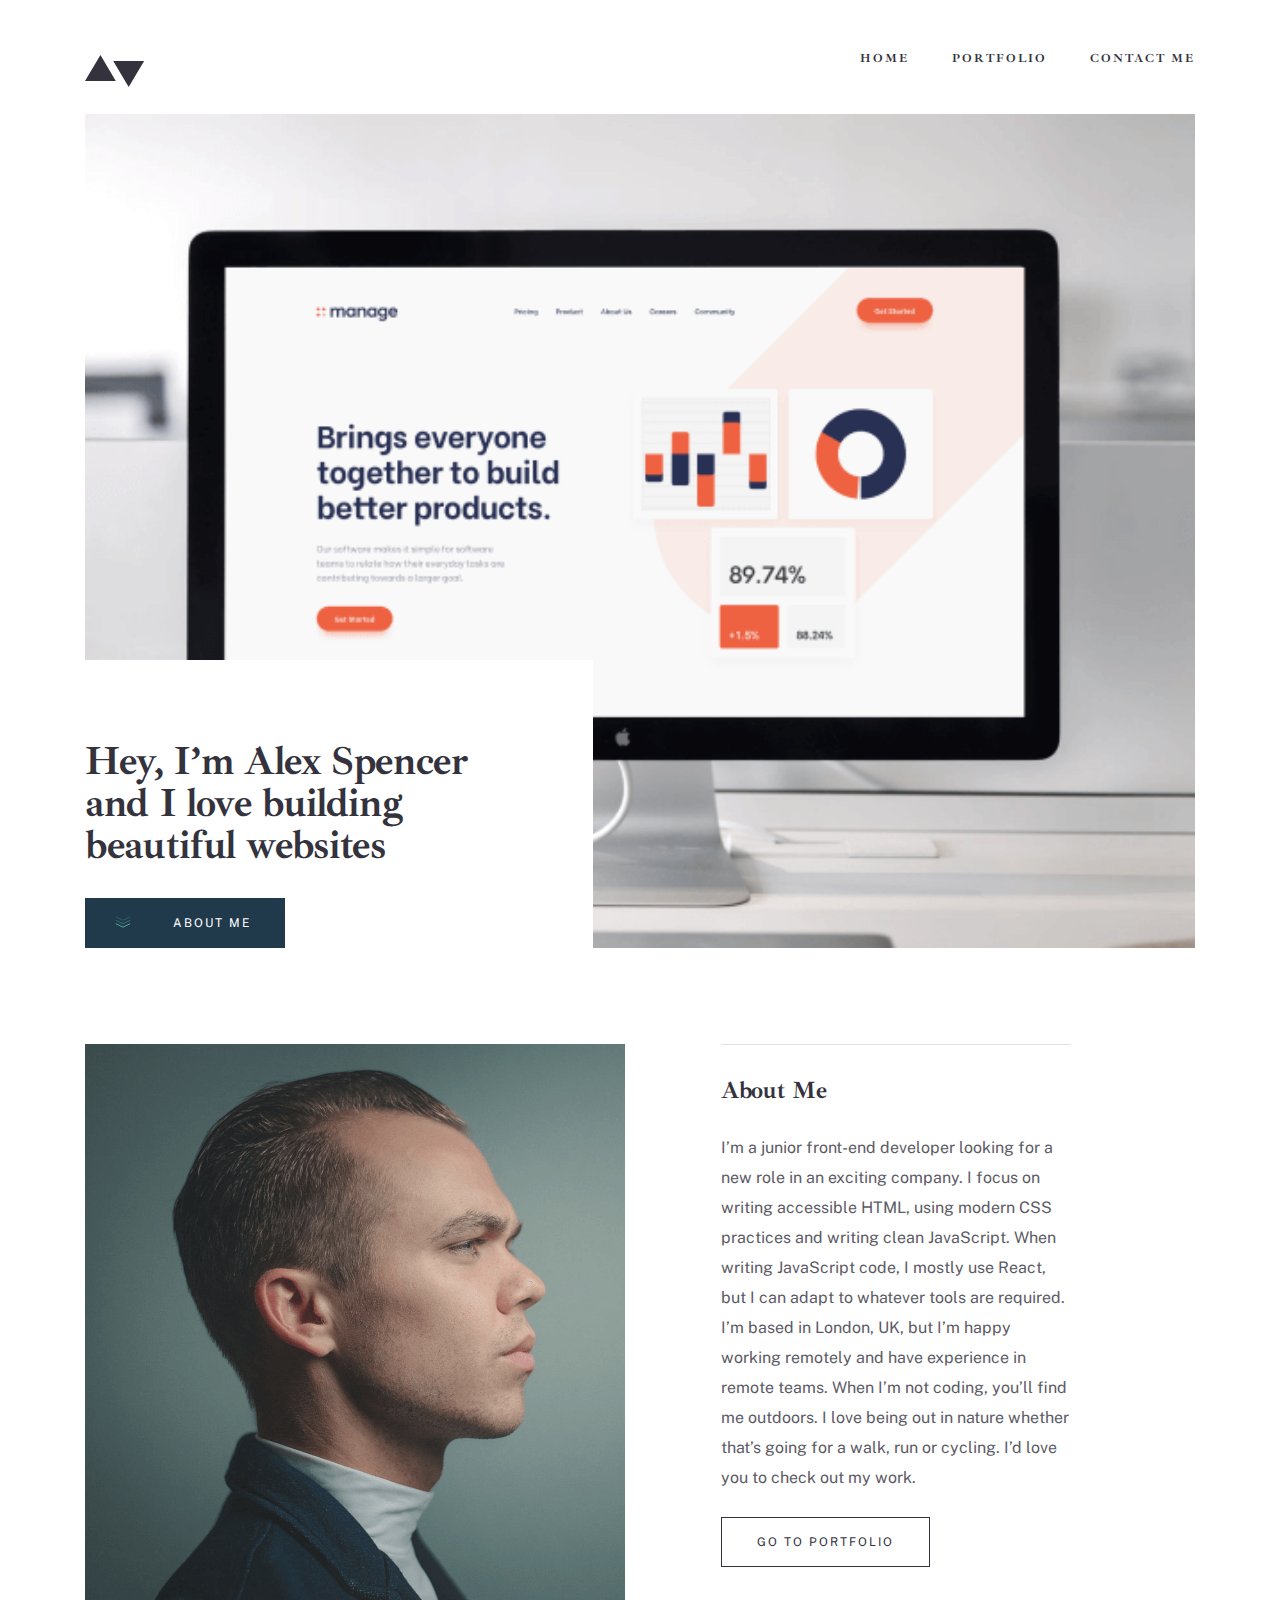
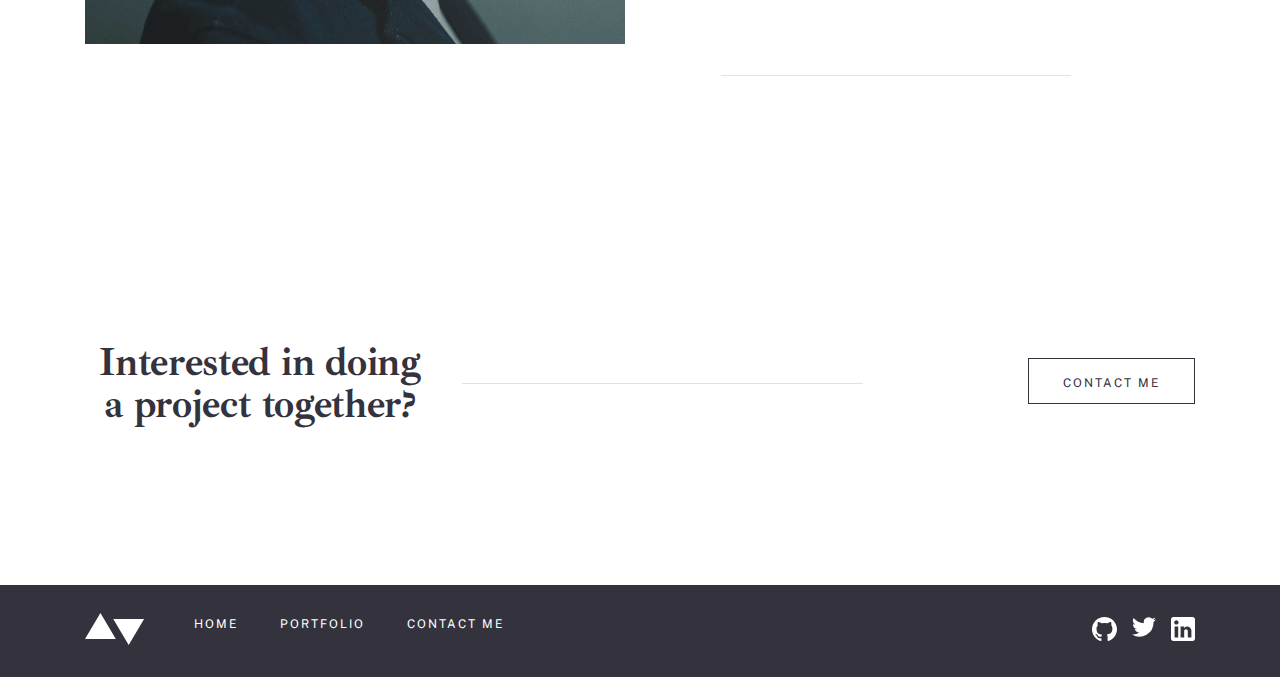
<file: index.html>
<!DOCTYPE html>
<html lang="en">

<head>
  <meta charset="UTF-8">
  <meta http-equiv="X-UA-Compatible" content="IE=edge">
  <meta name="viewport" content="width=device-width, initial-scale=1.0">
  <title>Minimalist portifolio</title>
  <link rel="stylesheet" href="./css/main.css">
</head>

<body>
  <header class="site-header">
    <div class="site-header__container container">
      <a href="index.html" class="site-header__logo-link">
        <img class="site-header__logo" src="./img/header-logo.svg" alt="Logo" width="60" height="32">
      </a>
      <button type="button" class="site-header__button"></button>

      <nav class="site-header__nav nav">
        <ul class="site-header__nav-list">
          <li class="site-header__nav-item">
            <a href="./index.html" class="site-header__nav-link">Home</a>
          </li>
          <li class="site-header__nav-item">
            <a href="#" class="site-header__nav-link">Portfolio</a>
          </li>
          <li class="site-header__nav-item">
            <a href="./contact.html" class="site-header__nav-link">Contact me</a>
          </li>
        </ul>
      </nav>
    </div>


  </header>

  <section class="site-hero">
    <div class="container">
      <div class="site-hero__content">
        <div class="site-hero__content-list">
          <h2 class="site-hero__content-title">Hey, I’m Alex Spencer and I love building beautiful websites</h2>

          <div class="site-hero__item">
            <button type="button" class="site-hero__item-button">
              <img src="./img/hero-strelka.svg" alt="" width="16" height="12">
            </button>
            <a href="#" class="site-hero__item-link">ABOUT ME</a>
          </div>
        </div>
      </div>
    </div>
  </section>

  <div class="about">
    <div class="container">

      <div class="about-content">
        <div class="about-content__list">
          <h2 class="about-content__list-title">About Me</h2>
          <p class="about-content__list-text">I’m a junior front-end developer looking for a new role in an exciting
            company. I focus on writing accessible HTML, using modern CSS practices and writing clean JavaScript. When
            writing JavaScript code, I mostly use React, but I can adapt to whatever tools are required. I’m based in
            London, UK, but I’m happy working remotely and have experience in remote teams. When I’m not coding, you’ll
            find me outdoors. I love being out in nature whether that’s going for a walk, run or cycling. I’d love you
            to
            check out my work.</p>
          <a class="about-content__list-link" href="#">GO TO PORTFOLIO</a>
        </div>
      </div>
    </div>
  </div>

  <section class="features">
    <div class="container">
      <div class="features-content">
        <h2 class="features-content__title">Interested in doing a project together?</h2>
        <a class="features-content__link" href="#">CONTACT ME</a>
      </div>
    </div>
  </section>

  <footer class="site-footer">
    <div class="container">
      <div class="site-footer__content">
        <a class="site-footer__content-link" href="#">
          <img class="site-footer__content-img" src="./img/footer-logo.svg" alt="" width="60" height="32">
        </a>

        <ul class="site-footer__nav">

          <li class="site-footer__nav-item">
            <a class="site-footer__nav-link" href="./index.html">HOME</a>
          </li>

          <li class="site-footer__nav-item">
            <a class="site-footer__nav-link" href="#">PORTFOLIO</a>
          </li>

          <li class="site-footer__nav-item">
            <a class="site-footer__nav-link" href="./contact.html">CONTACT ME</a>
          </li>
        </ul>

        <ul class="site-footer__bottom">
          <li class="site-footer__bottom-item">
            <a href="#">
              <svg class="site-footer__bottom-img" width="25" height="24" fill="none"
                xmlns="http://www.w3.org/2000/svg">
                <path
                  d="M12.5 0C5.5 0 0 5.5 0 12.3c0 5.4 3.6 10 8.5 11.7.7 0 .9-.3.9-.6v-2.1c-3.5.7-4.2-1.7-4.2-1.7-.6-1.4-1.4-1.8-1.4-1.8-1.1-.7 0-.7 0-.7 1.3 0 2 1.3 2 1.3 1.1 1.8 3 1.3 3.6 1 .1-.8.5-1.3.8-1.7-2.8-.3-5.7-1.3-5.7-6 0-1.4.5-2.5 1.3-3.3C5.7 8 5.2 6.8 6 5c0 0 1-.3 3.5 1.3a12.2 12.2 0 016.2 0C18 4.8 19 5 19 5c.7 1.7.3 3 .2 3.3.8.8 1.2 2 1.2 3.3 0 4.7-2.9 5.7-5.7 6 .5.4.9 1.2.9 2.3v3.4c0 .3.2.7.8.6 5-1.7 8.6-6.3 8.6-11.7C25 5.5 19.4 0 12.5 0z" />
              </svg>
            </a>
          </li>

          <li class="site-footer__bottom-item">
            <a href="#">
              <svg class="site-footer__bottom-img" width="24" height="20" fill="none"
                xmlns="http://www.w3.org/2000/svg">
                <path
                  d="M24 2.6c-.9.3-1.8.6-2.8.7A5 5 0 0023.3.6c-1 .6-2 1-3 1.2a5 5 0 00-8.5 4.5A14 14 0 011.7 1a5 5 0 001.5 6.6c-.8 0-1.6-.2-2.2-.6A5 5 0 005 12a5 5 0 01-2.3 0 5 5 0 004.6 3.5 9.9 9.9 0 01-7.3 2A14 14 0 0021.5 5.1 10 10 0 0024 2.6z" />
              </svg>
            </a>
          </li>

          <li class="site-footer__bottom-item">
            <a href="#">
              <svg class="site-footer__bottom-img" width="24" height="24" fill="none"
                xmlns="http://www.w3.org/2000/svg">
                <path fill-rule="evenodd" clip-rule="evenodd"
                  d="M2.4 0h19.2C22.9 0 24 1 24 2.4v19.2c0 1.3-1 2.4-2.4 2.4H2.4C1.1 24 0 23 0 21.6V2.4C0 1.1 1 0 2.4 0zm1.2 20.4h3.6V9.6H3.6v10.8zM5.4 7.6c-1.2 0-2.2-1-2.2-2.2 0-1.2 1-2.2 2.2-2.2 1.2 0 2.2 1 2.2 2.2 0 1.2-1 2.2-2.2 2.2zm11.4 12.8h3.6v-6.8c0-2.3-2-4.2-4.2-4.2-1 0-2.4.7-3 1.6V9.6H9.6v10.8h3.6V14c0-1 .8-1.8 1.8-1.8s1.8.9 1.8 1.8v6.4z" />
              </svg>
            </a>
          </li>
        </ul>

      </div>
    </div>
  </footer>

  <script src="./js/main.js"></script>
</body>
</html>
</file>
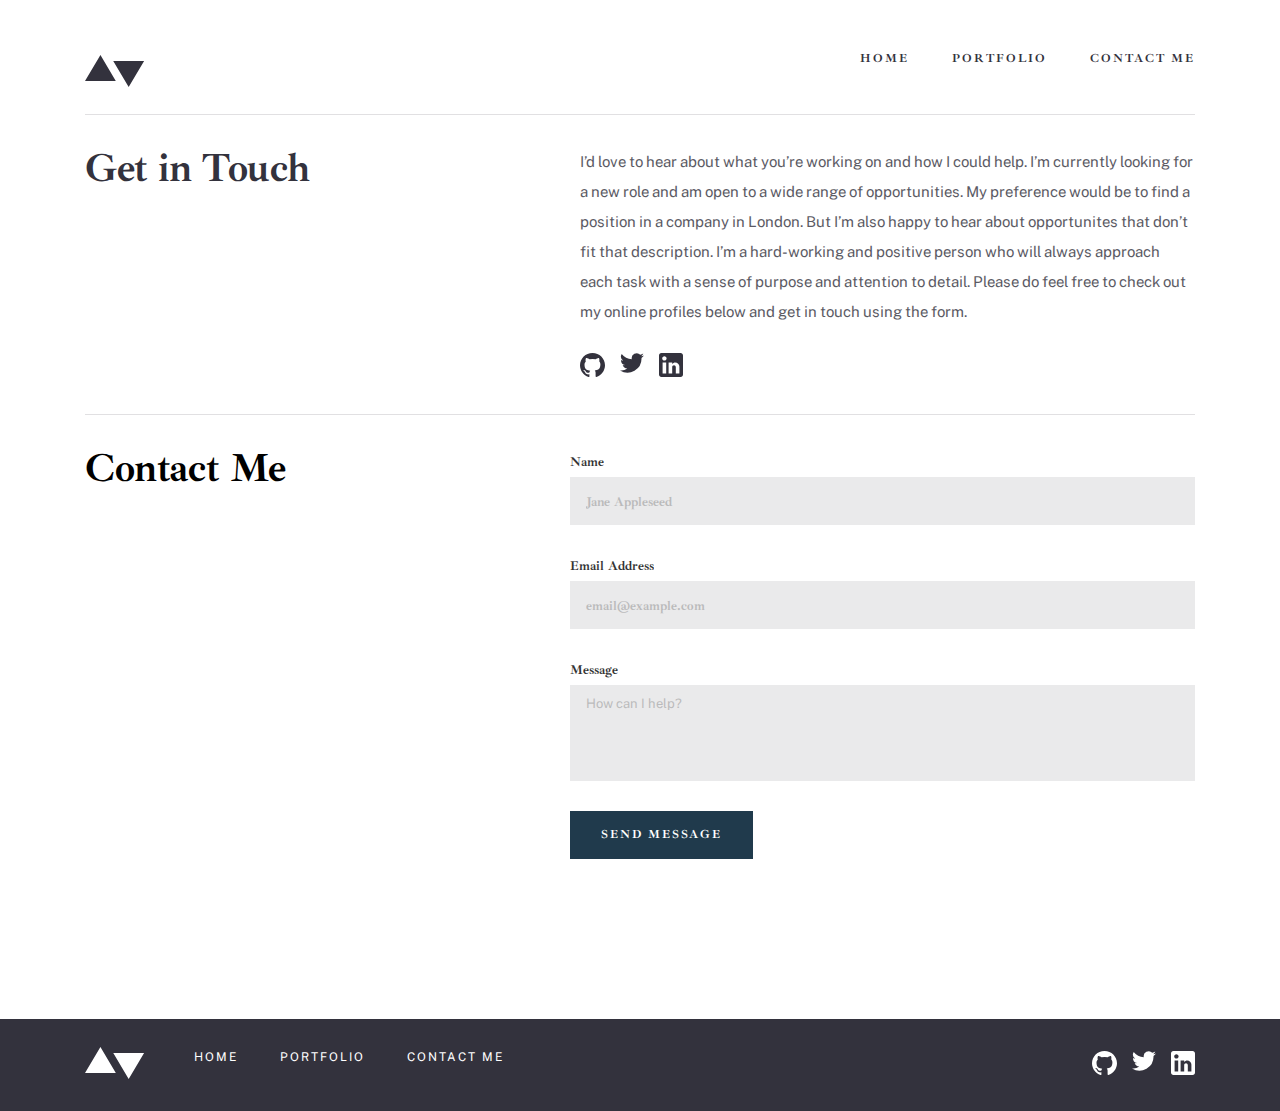
<file: contact.html>
<!DOCTYPE html>
<html lang="en">

<head>
  <meta charset="UTF-8">
  <meta http-equiv="X-UA-Compatible" content="IE=edge">
  <meta name="viewport" content="width=device-width, initial-scale=1.0">
  <title>contact us</title>
  <link rel="stylesheet" href="./css/main.css">
</head>

<body>
  <header class="site-header">
    <div class="site-header__container container">
      <a href="index.html" class="site-header__logo-link">
        <img class="site-header__logo" src="./img/header-logo.svg" alt="Logo" width="60" height="32">
      </a>
      <button class="site-header__button"></button>
      <nav class="site-header__nav nav">
        <ul class="site-header__nav-list">
          <li class="site-header__nav-item">
            <a href="./index.html" class="site-header__nav-link">Home</a>
          </li>
          <li class="site-header__nav-item">
            <a href="#" class="site-header__nav-link">Portfolio</a>
          </li>
          <li class="site-header__nav-item">
            <a href="#" class="site-header__nav-link">Contact me</a>
          </li>
        </ul>
      </nav>
    </div>
  </header>

  <section class="site-contact">
    <div class="container">
      <div class="site-content__content">
        <h1 class="site-content__heading">Get in Touch</h1>

        <div class="site-content__wrapper">
          <p class="site-content__text">I’d love to hear about what you’re working on and how I could help. I’m
            currently looking for a new role and
            am open to a wide range of opportunities. My preference would be to find a position in a company in London.
            But I’m also happy to hear about opportunites that don’t fit that description. I’m a hard-working and
            positive
            person who will always approach each task with a sense of purpose and attention to detail. Please do feel
            free
            to check out my online profiles below and get in touch using the form.</p>

          <ul class="hero-content__list">
            <li class="hero-content__item">
              <a href="#">
                <svg class="hero-content__img" width="25" height="24" fill="none"
                  xmlns="http://www.w3.org/2000/svg">
                  <path
                    d="M12.5 0C5.5 0 0 5.5 0 12.3c0 5.4 3.6 10 8.5 11.7.7 0 .9-.3.9-.6v-2.1c-3.5.7-4.2-1.7-4.2-1.7-.6-1.4-1.4-1.8-1.4-1.8-1.1-.7 0-.7 0-.7 1.3 0 2 1.3 2 1.3 1.1 1.8 3 1.3 3.6 1 .1-.8.5-1.3.8-1.7-2.8-.3-5.7-1.3-5.7-6 0-1.4.5-2.5 1.3-3.3C5.7 8 5.2 6.8 6 5c0 0 1-.3 3.5 1.3a12.2 12.2 0 016.2 0C18 4.8 19 5 19 5c.7 1.7.3 3 .2 3.3.8.8 1.2 2 1.2 3.3 0 4.7-2.9 5.7-5.7 6 .5.4.9 1.2.9 2.3v3.4c0 .3.2.7.8.6 5-1.7 8.6-6.3 8.6-11.7C25 5.5 19.4 0 12.5 0z" />
                </svg>
              </a>
            </li>

            <li class="hero-content__item">
              <a href="#">
                <svg class="hero-content__img" width="24" height="20" fill="none"
                  xmlns="http://www.w3.org/2000/svg">
                  <path
                    d="M24 2.6c-.9.3-1.8.6-2.8.7A5 5 0 0023.3.6c-1 .6-2 1-3 1.2a5 5 0 00-8.5 4.5A14 14 0 011.7 1a5 5 0 001.5 6.6c-.8 0-1.6-.2-2.2-.6A5 5 0 005 12a5 5 0 01-2.3 0 5 5 0 004.6 3.5 9.9 9.9 0 01-7.3 2A14 14 0 0021.5 5.1 10 10 0 0024 2.6z" />
                </svg>
              </a>
            </li>

            <li class="hero-content__item">
              <a href="#">
                <svg class="hero-content__img" width="24" height="24" fill="none"
                  xmlns="http://www.w3.org/2000/svg">
                  <path fill-rule="evenodd" clip-rule="evenodd"
                    d="M2.4 0h19.2C22.9 0 24 1 24 2.4v19.2c0 1.3-1 2.4-2.4 2.4H2.4C1.1 24 0 23 0 21.6V2.4C0 1.1 1 0 2.4 0zm1.2 20.4h3.6V9.6H3.6v10.8zM5.4 7.6c-1.2 0-2.2-1-2.2-2.2 0-1.2 1-2.2 2.2-2.2 1.2 0 2.2 1 2.2 2.2 0 1.2-1 2.2-2.2 2.2zm11.4 12.8h3.6v-6.8c0-2.3-2-4.2-4.2-4.2-1 0-2.4.7-3 1.6V9.6H9.6v10.8h3.6V14c0-1 .8-1.8 1.8-1.8s1.8.9 1.8 1.8v6.4z" />
                </svg>
              </a>
            </li>
          </ul>
        </div>
      </div>
    </div>
  </section>

  <div class="form">
    <div class="container">
      <div class="form-contact">
        <h2 class="form-contact__heading">Contact Me</h2>

        <form class="form-wrapper" action="https://echo.htmlacademy.ru" method="POST">
          <div class="form-wrapper__input">
            <label class="form-wrapper__label" for="name">Name</label>
            <input class="form-wrapper__blank" type="text" id="name" name="name" placeholder="Jane Appleseed">
          </div>
      
          <div class="form-wrapper__input">
            <label class="form-wrapper__label" for="email">Email Address</label>
            <input class="form-wrapper__blank" type="email" id="email" name="email_address" placeholder="email@example.com"
              pattern="^([a-z0-9_\.-]+)@([\da-z\.-]+)\.([a-z\.]{2,6})$">
          </div>
      
          <div class="form-wrapper__input">
            <label class="form-wrapper__label" for="message">Message</label>
            <textarea class="form-wrapper__blank message" name="message" id="message" placeholder="How can I help?"></textarea>
          </div>
      
          <button class="form-wrapper__submit" type="submit">Send message</button>
        </form>
      </div>
    </div>
  </div>

  <footer class="site-footer">
    <div class="container">
      <div class="site-footer__content">
        <a class="site-footer__content-link" href="#">
          <img class="site-footer__content-img" src="./img/footer-logo.svg" alt="" width="60" height="32">
        </a>

        <ul class="site-footer__nav">
          <li class="site-footer__nav-item">
            <a class="site-footer__nav-link" href="./index.html">HOME</a>
          </li>

          <li class="site-footer__nav-item">
            <a class="site-footer__nav-link" href="#">PORTFOLIO</a>
          </li>

          <li class="site-footer__nav-item">
            <a class="site-footer__nav-link" href="#">CONTACT ME</a>
          </li>
        </ul>

        <ul class="site-footer__bottom">
          <li class="site-footer__bottom-item">
            <a href="#">
              <svg class="site-footer__bottom-img" width="25" height="24" fill="none"
                xmlns="http://www.w3.org/2000/svg">
                <path
                  d="M12.5 0C5.5 0 0 5.5 0 12.3c0 5.4 3.6 10 8.5 11.7.7 0 .9-.3.9-.6v-2.1c-3.5.7-4.2-1.7-4.2-1.7-.6-1.4-1.4-1.8-1.4-1.8-1.1-.7 0-.7 0-.7 1.3 0 2 1.3 2 1.3 1.1 1.8 3 1.3 3.6 1 .1-.8.5-1.3.8-1.7-2.8-.3-5.7-1.3-5.7-6 0-1.4.5-2.5 1.3-3.3C5.7 8 5.2 6.8 6 5c0 0 1-.3 3.5 1.3a12.2 12.2 0 016.2 0C18 4.8 19 5 19 5c.7 1.7.3 3 .2 3.3.8.8 1.2 2 1.2 3.3 0 4.7-2.9 5.7-5.7 6 .5.4.9 1.2.9 2.3v3.4c0 .3.2.7.8.6 5-1.7 8.6-6.3 8.6-11.7C25 5.5 19.4 0 12.5 0z" />
              </svg>
            </a>
          </li>

          <li class="site-footer__bottom-item">
            <a href="#">
              <svg class="site-footer__bottom-img" width="24" height="20" fill="none"
                xmlns="http://www.w3.org/2000/svg">
                <path
                  d="M24 2.6c-.9.3-1.8.6-2.8.7A5 5 0 0023.3.6c-1 .6-2 1-3 1.2a5 5 0 00-8.5 4.5A14 14 0 011.7 1a5 5 0 001.5 6.6c-.8 0-1.6-.2-2.2-.6A5 5 0 005 12a5 5 0 01-2.3 0 5 5 0 004.6 3.5 9.9 9.9 0 01-7.3 2A14 14 0 0021.5 5.1 10 10 0 0024 2.6z" />
              </svg>
            </a>
          </li>

          <li class="site-footer__bottom-item">
            <a href="#">
              <svg class="site-footer__bottom-img" width="24" height="24" fill="none"
                xmlns="http://www.w3.org/2000/svg">
                <path fill-rule="evenodd" clip-rule="evenodd"
                  d="M2.4 0h19.2C22.9 0 24 1 24 2.4v19.2c0 1.3-1 2.4-2.4 2.4H2.4C1.1 24 0 23 0 21.6V2.4C0 1.1 1 0 2.4 0zm1.2 20.4h3.6V9.6H3.6v10.8zM5.4 7.6c-1.2 0-2.2-1-2.2-2.2 0-1.2 1-2.2 2.2-2.2 1.2 0 2.2 1 2.2 2.2 0 1.2-1 2.2-2.2 2.2zm11.4 12.8h3.6v-6.8c0-2.3-2-4.2-4.2-4.2-1 0-2.4.7-3 1.6V9.6H9.6v10.8h3.6V14c0-1 .8-1.8 1.8-1.8s1.8.9 1.8 1.8v6.4z" />
              </svg>
            </a>
          </li>
        </ul>
      </div>
    </div>
  </footer>

  <script src="./js/main.js"></script>
</body>

</html>
</file>
<file: css/main.css>
/* Document
   ========================================================================== */
/**
 * 1. Correct the line height in all browsers.
 * 2. Prevent adjustments of font size after orientation changes in iOS.
 */
html {
  line-height: 1.15;
  /* 1 */
  -webkit-text-size-adjust: 100%;
  /* 2 */
}

/* Sections
 ========================================================================== */
/**
* Remove the margin in all browsers.
*/
body {
  margin: 0;
}

/**
* Render the `main` element consistently in IE.
*/
main {
  display: block;
}

/**
* Correct the font size and margin on `h1` elements within `section` and
* `article` contexts in Chrome, Firefox, and Safari.
*/
h1 {
  font-size: 2em;
  margin: 0.67em 0;
}

/* Grouping content
 ========================================================================== */
/**
* 1. Add the correct box sizing in Firefox.
* 2. Show the overflow in Edge and IE.
*/
hr {
  -webkit-box-sizing: content-box;
          box-sizing: content-box;
  /* 1 */
  height: 0;
  /* 1 */
  overflow: visible;
  /* 2 */
}

/**
* 1. Correct the inheritance and scaling of font size in all browsers.
* 2. Correct the odd `em` font sizing in all browsers.
*/
pre {
  font-family: monospace, monospace;
  /* 1 */
  font-size: 1em;
  /* 2 */
}

/* Text-level semantics
 ========================================================================== */
/**
* Remove the gray background on active links in IE 10.
*/
a {
  background-color: transparent;
}

/**
* 1. Remove the bottom border in Chrome 57-
* 2. Add the correct text decoration in Chrome, Edge, IE, Opera, and Safari.
*/
abbr[title] {
  border-bottom: none;
  /* 1 */
  text-decoration: underline;
  /* 2 */
  -webkit-text-decoration: underline dotted;
          text-decoration: underline dotted;
  /* 2 */
}

/**
* Add the correct font weight in Chrome, Edge, and Safari.
*/
b,
strong {
  font-weight: bolder;
}

/**
* 1. Correct the inheritance and scaling of font size in all browsers.
* 2. Correct the odd `em` font sizing in all browsers.
*/
code,
kbd,
samp {
  font-family: monospace, monospace;
  /* 1 */
  font-size: 1em;
  /* 2 */
}

/**
* Add the correct font size in all browsers.
*/
small {
  font-size: 80%;
}

/**
* Prevent `sub` and `sup` elements from affecting the line height in
* all browsers.
*/
sub,
sup {
  font-size: 75%;
  line-height: 0;
  position: relative;
  vertical-align: baseline;
}

sub {
  bottom: -0.25em;
}

sup {
  top: -0.5em;
}

/* Embedded content
 ========================================================================== */
/**
* Remove the border on images inside links in IE 10.
*/
img {
  border-style: none;
}

/* Forms
 ========================================================================== */
/**
* 1. Change the font styles in all browsers.
* 2. Remove the margin in Firefox and Safari.
*/
button,
input,
optgroup,
select,
textarea {
  font-family: inherit;
  /* 1 */
  font-size: 100%;
  /* 1 */
  line-height: 1.15;
  /* 1 */
  margin: 0;
  /* 2 */
}

/**
* Show the overflow in IE.
* 1. Show the overflow in Edge.
*/
button,
input {
  /* 1 */
  overflow: visible;
}

/**
* Remove the inheritance of text transform in Edge, Firefox, and IE.
* 1. Remove the inheritance of text transform in Firefox.
*/
button,
select {
  /* 1 */
  text-transform: none;
}

/**
* Correct the inability to style clickable types in iOS and Safari.
*/
button,
[type="button"],
[type="reset"],
[type="submit"] {
  -webkit-appearance: button;
}

/**
* Remove the inner border and padding in Firefox.
*/
button::-moz-focus-inner,
[type="button"]::-moz-focus-inner,
[type="reset"]::-moz-focus-inner,
[type="submit"]::-moz-focus-inner {
  border-style: none;
  padding: 0;
}

/**
* Restore the focus styles unset by the previous rule.
*/
button:-moz-focusring,
[type="button"]:-moz-focusring,
[type="reset"]:-moz-focusring,
[type="submit"]:-moz-focusring {
  outline: 1px dotted ButtonText;
}

/**
* Correct the padding in Firefox.
*/
fieldset {
  padding: 0.35em 0.75em 0.625em;
}

/**
* 1. Correct the text wrapping in Edge and IE.
* 2. Correct the color inheritance from `fieldset` elements in IE.
* 3. Remove the padding so developers are not caught out when they zero out
*    `fieldset` elements in all browsers.
*/
legend {
  -webkit-box-sizing: border-box;
          box-sizing: border-box;
  /* 1 */
  color: inherit;
  /* 2 */
  display: table;
  /* 1 */
  max-width: 100%;
  /* 1 */
  padding: 0;
  /* 3 */
  white-space: normal;
  /* 1 */
}

/**
* Add the correct vertical alignment in Chrome, Firefox, and Opera.
*/
progress {
  vertical-align: baseline;
}

/**
* Remove the default vertical scrollbar in IE 10+.
*/
textarea {
  overflow: auto;
}

/**
* 1. Add the correct box sizing in IE 10.
* 2. Remove the padding in IE 10.
*/
[type="checkbox"],
[type="radio"] {
  -webkit-box-sizing: border-box;
          box-sizing: border-box;
  /* 1 */
  padding: 0;
  /* 2 */
}

/**
* Correct the cursor style of increment and decrement buttons in Chrome.
*/
[type="number"]::-webkit-inner-spin-button,
[type="number"]::-webkit-outer-spin-button {
  height: auto;
}

/**
* 1. Correct the odd appearance in Chrome and Safari.
* 2. Correct the outline style in Safari.
*/
[type="search"] {
  -webkit-appearance: textfield;
  /* 1 */
  outline-offset: -2px;
  /* 2 */
}

/**
* Remove the inner padding in Chrome and Safari on macOS.
*/
[type="search"]::-webkit-search-decoration {
  -webkit-appearance: none;
}

/**
* 1. Correct the inability to style clickable types in iOS and Safari.
* 2. Change font properties to `inherit` in Safari.
*/
::-webkit-file-upload-button {
  -webkit-appearance: button;
  /* 1 */
  font: inherit;
  /* 2 */
}

/* Interactive
 ========================================================================== */
/*
* Add the correct display in Edge, IE 10+, and Firefox.
*/
details {
  display: block;
}

/*
* Add the correct display in all browsers.
*/
summary {
  display: list-item;
}

/* Misc
 ========================================================================== */
/**
* Add the correct display in IE 10+.
*/
template {
  display: none;
}

/**
* Add the correct display in IE 10.
*/
[hidden] {
  display: none;
}

@font-face {
  font-family: 'Ibarra Real Nova';
  src: url("../fonts/IbarraRealNova-Bold.woff2") format("woff2"), url("../fonts/IbarraRealNova-Bold.woff") format("woff");
  font-weight: bold;
  font-style: normal;
  font-display: swap;
}

@font-face {
  font-family: 'Public Sans';
  src: url("../fonts/PublicSans-Regular.woff2") format("woff2"), url("../fonts/PublicSans-Regular.woff") format("woff");
  font-weight: normal;
  font-style: normal;
  font-display: swap;
}

@font-face {
  font-family: 'Public Sans';
  src: url("../fonts/PublicSans-Bold.woff2") format("woff2"), url("../fonts/PublicSans-Bold.woff2") format("woff");
  font-weight: bold;
  font-style: normal;
  font-display: swap;
}

/* GENERAL */
html {
  -webkit-box-sizing: border-box;
          box-sizing: border-box;
  height: 100%;
  scroll-behavior: smooth;
}

*,
*::before,
*::after {
  -webkit-box-sizing: inherit;
          box-sizing: inherit;
}

body {
  display: -webkit-box;
  display: -ms-flexbox;
  display: flex;
  -webkit-box-orient: vertical;
  -webkit-box-direction: normal;
      -ms-flex-direction: column;
          flex-direction: column;
  height: 100%;
  padding: 0;
  margin: 0;
  overflow-x: hidden;
  font-family: 'Ibarra Real Nova', "Arial", sans-serif;
  background-color: #fff;
}

img {
  max-width: 100%;
  height: auto;
}

/*VISUALLY - HIDDEN*/
.visually-hidden {
  position: absolute;
  width: 1px;
  height: 1px;
  margin: -1px;
  border: 0;
  padding: 0;
  clip: rect(0 0 0 0);
  overflow: hidden;
}

/* CONTAINER */
.container {
  width: 100%;
  max-width: 1160px;
  padding-left: 25px;
  padding-right: 25px;
  margin-right: auto;
  margin-left: auto;
}

/* SITE-HEADER */
.site-header {
  position: relative;
  z-index: 1;
  padding-top: 32px;
}

.site-header__container {
  display: -webkit-box;
  display: -ms-flexbox;
  display: flex;
  -webkit-box-align: center;
      -ms-flex-align: center;
          align-items: center;
  -webkit-box-pack: justify;
      -ms-flex-pack: justify;
          justify-content: space-between;
}

.site-header__logo-link {
  display: block;
}

.site-header__logo-link:hover {
  opacity: 0.8;
}

.site-header__logo-link:active {
  opacity: 0.5;
}

.site-header__nav {
  position: absolute;
  z-index: 1;
  overflow: auto;
  top: calc(100% - 15px);
  right: 0;
  display: none;
  padding: 0 63px;
  background-color: #33323d;
}

.header-open .site-header__nav {
  display: block;
}

.site-header__button {
  width: 24px;
  height: 15px;
  background-color: transparent;
  border: none;
  background-image: url("../img/gamburger.svg");
  background-repeat: no-repeat;
  background-position: center center;
}

.header-open .site-header__button {
  background-image: url("../img/x-button.svg");
}

.site-header__nav-link {
  margin: 0;
  padding: 0;
  list-style: none;
}

.site-header__nav-item {
  list-style: none;
  text-align: center;
}

.site-header__nav-item:not(:last-child) {
  margin-bottom: 32px;
}

.site-header__nav-link {
  text-decoration: none;
  font-size: 12px;
  line-height: 14px;
  text-transform: uppercase;
  letter-spacing: 2px;
  color: #fff;
  -webkit-transition: color 0.3s ease;
  transition: color 0.3s ease;
}

.site-header__nav-link:hover {
  opacity: 0.7;
}

@media only screen and (min-width: 768px) {
  .site-header__button {
    display: none;
  }
  .site-header__nav {
    display: block;
    background-color: transparent;
    position: static;
    top: 0;
    padding: 0;
  }
  .site-header__nav-list {
    display: -webkit-box;
    display: -ms-flexbox;
    display: flex;
  }
  .site-header__nav-link {
    color: #33323D;
    margin-left: 43px;
    -webkit-transition: color 0.5s ease;
    transition: color 0.5s ease;
  }
  .site-header__nav-link:hover {
    color: #5fb4a2;
  }
}

.sitenav {
  display: block;
  padding: 0;
  background-color: transparent;
  position: static;
  text-align: center;
  padding: 40px 63px;
  max-width: 0;
  min-height: 0;
  top: 0;
  left: 0;
}

.sitenav-list {
  width: 0;
  display: -webkit-box;
  display: -ms-flexbox;
  display: flex;
  white-space: nowrap;
}

.sitenav-list:not(:last-child) {
  margin-bottom: 0;
}

.sitenav-link {
  font-family: 'Public Sans', "Arial", sans-serif;
  font-weight: normal;
  font-size: 12px;
  line-height: 14px;
  letter-spacing: 2px;
  text-transform: uppercase;
  color: #33323D;
  margin-right: 43px;
  -webkit-transition: color 0.5s ease;
  transition: color 0.5s ease;
}

.sitenav-link:hover {
  color: #5FB4A2;
}

/* site-content */
.site-content__heading {
  margin: 0;
  font-family: 'Ibarra Real Nova', "Arial", sans-serif;
  font-weight: bold;
  font-size: 40px;
  line-height: 42px;
  letter-spacing: -0.4px;
  color: #33323D;
}

.site-content__text {
  margin: 0;
  font-family: 'Public Sans', "Arial", sans-serif;
  font-weight: normal;
  font-size: 15px;
  line-height: 30px;
  color: #33323D;
  opacity: 0.8;
  margin: 24px 0;
}

@media only screen and (min-width: 768px) {
  .site-content__content {
    display: -webkit-box;
    display: -ms-flexbox;
    display: flex;
    -webkit-box-pack: justify;
        -ms-flex-pack: justify;
            justify-content: space-between;
  }
  .site-content__text {
    max-width: 690px;
    margin-bottom: 26px;
  }
}

@media only screen and (min-width: 1000px) {
  .site-content__content {
    border-top: 1px solid rgba(51, 50, 61, 0.15);
    padding-top: 32px;
    border-bottom: 1px solid rgba(51, 50, 61, 0.15);
    padding-bottom: 32px;
  }
  .site-content__text {
    margin: 0;
    padding: 0;
    max-width: 615px;
    margin-bottom: 26px;
  }
}

/* ABOUT */
.about {
  margin-top: 96px;
}

.about-content::before {
  content: '';
  display: block;
  width: 311px;
  height: 246px;
  background-repeat: no-repeat;
  background-size: cover;
  background-image: url("../img/people-mobile.png");
  margin-bottom: 32px;
}

.about-content__list {
  border-bottom: 1px solid rgba(51, 50, 61, 0.15);
  padding-bottom: 51px;
}

.about-content__list-title {
  margin: 0;
  font-family: 'Ibarra Real Nova', "Arial", sans-serif;
  letter-spacing: -0.357143px;
  color: #33323D;
  margin-bottom: 28px;
  border-top: 1px solid rgba(51, 50, 61, 0.15);
  padding-top: 32px;
}

.about-content__list-text {
  margin: 0;
  font-family: 'Public Sans', "Arial", sans-serif;
  font-size: 16px;
  line-height: 30px;
  color: #33323D;
  opacity: 0.8;
  margin-bottom: 24px;
}

.about-content__list-link {
  display: inline-block;
  font-family: 'Public Sans', "Arial", sans-serif;
  font-weight: normal;
  font-size: 12px;
  line-height: 14px;
  letter-spacing: 2px;
  text-transform: uppercase;
  text-decoration: none;
  color: #33323D;
  border: 1px solid #33323D;
  padding: 17px 35px;
  -webkit-transition: all 0.5s ease;
  transition: all 0.5s ease;
}

.about-content__list-link:hover {
  background-color: #33323D;
  color: #fff;
  border: 1px solid transparent;
}

@media only screen and (min-width: 768px) {
  /* ABOUT */
  .about-content {
    display: -webkit-box;
    display: -ms-flexbox;
    display: flex;
  }
  .about-content::before {
    content: '';
    display: block;
    width: 281px;
    height: 600px;
    background-repeat: no-repeat;
    background-size: cover;
    background-image: url("../img/people-teblet.png");
    margin-right: 96px;
  }
  .about-content__list {
    margin: 0;
    padding: 0;
    max-width: 339px;
  }
  .about-content__list-title::before {
    margin-top: 0px;
  }
}

@media only screen and (min-width: 1000px) {
  .about-content::before {
    content: '';
    display: block;
    width: 540px;
    height: 600px;
    background-repeat: no-repeat;
    background-size: cover;
    background-image: url("../img/people-desktop.png");
    margin-right: 96px;
  }
  .about-content__list {
    max-width: 350px;
  }
}

/* FEATURES */
.features {
  padding: 0 32px;
  text-align: center;
  margin-bottom: 80px;
}

@media only screen and (min-width: 768px) {
  /* features */
  .features {
    padding: 0;
  }
}

@media only screen and (min-width: 1000px) {
  /* features */
  .features {
    margin-top: 150px;
  }
}

/* feature-content */
.features-content__title {
  margin: 0;
  font-family: 'Ibarra Real Nova', "Arial", sans-serif;
  font-weight: bold;
  font-size: 40px;
  line-height: 42px;
  text-align: center;
  letter-spacing: -0.357143px;
  color: #33323D;
  margin-bottom: 40px;
  margin-top: 115px;
}

.features-content__link {
  text-decoration: none;
  font-family: 'Public Sans', "Arial", sans-serif;
  font-weight: normal;
  font-size: 12px;
  line-height: 14px;
  letter-spacing: 2px;
  text-transform: uppercase;
  color: #33323D;
  border: 1px solid #33323D;
  padding: 17px 34px;
  -webkit-transition: all 0.5s ease;
  transition: all 0.5s ease;
}

.features-content__link:hover {
  background-color: #33323D;
  color: #fff;
  border: 1px solid transparent;
}

@media only screen and (min-width: 768px) {
  /* features-content */
  .features-content {
    display: -webkit-box;
    display: -ms-flexbox;
    display: flex;
    -webkit-box-pack: justify;
        -ms-flex-pack: justify;
            justify-content: space-between;
    margin-top: 115px;
  }
  .features-content__title {
    padding: 0;
    margin: 0;
    max-width: 350px;
    position: relative;
    font-family: 'Ibarra Real Nova', "Arial", sans-serif;
    font-style: normal;
    font-weight: bold;
    font-size: 40px;
    line-height: 42px;
    letter-spacing: -0.357143px;
    color: #33323D;
  }
  .features-content__title::before {
    content: '';
    position: absolute;
    width: 113px;
    height: 1px;
    background-color: #33323D;
    opacity: 0.15;
    left: calc(50% + 224px);
    top: calc(50%);
    padding: 0 24px;
  }
  .features-content__link {
    height: 0;
    padding: 17px 34px 27px;
    margin-top: 17px;
  }
}

@media only screen and (min-width: 1000px) {
  /* features-content */
  .features-content__title::before {
    content: '';
    position: absolute;
    width: 401px;
    height: 1px;
    background-color: #33323D;
    opacity: 0.15;
    left: calc(50% + 202px);
    top: calc(50%);
  }
}

/* hero */
.site-hero__content-list {
  display: -webkit-box;
  display: -ms-flexbox;
  display: flex;
  -webkit-box-orient: vertical;
  -webkit-box-direction: normal;
      -ms-flex-direction: column;
          flex-direction: column;
}

.site-hero__content::before {
  content: '';
  display: block;
  width: 100%;
  height: 271px;
  background-image: url("../img/kampyter-mobile.png");
  background-repeat: no-repeat;
  background-size: cover;
}

.site-hero__content-title {
  margin: 0;
  min-width: 311px;
  font-family: 'Ibarra Real Nova', "Arial", sans-serif;
  font-weight: bold;
  font-size: 40px;
  line-height: 42px;
  letter-spacing: -0.357143px;
  color: #33323D;
  margin-top: 24px;
  margin-bottom: 32px;
}

.site-hero__item {
  max-width: 200px;
  display: -webkit-box;
  display: -ms-flexbox;
  display: flex;
  background-color: #203A4C;
  white-space: nowrap;
  padding: 15px 24px;
  -webkit-box-align: center;
      -ms-flex-align: center;
          align-items: center;
  -webkit-transition: background-color 0.5s ease;
  transition: background-color 0.5s ease;
}

.site-hero__item:hover {
  background-color: #5FB4A2;
}

.site-hero__item-button {
  background-color: transparent;
  border: none;
}

.site-hero__item-link {
  text-decoration: none;
  font-family: 'Public Sans', "Arial", sans-serif;
  font-weight: normal;
  font-size: 12px;
  line-height: 14px;
  text-align: center;
  letter-spacing: 2px;
  text-transform: uppercase;
  color: #FFFFFF;
  margin-left: 36px;
}

@media only screen and (min-width: 768px) {
  .site-hero__content-list {
    width: 508px;
    background-color: #fff;
    position: absolute;
    top: 461px;
    padding-top: 56px;
    padding-right: 56px;
  }
  .site-hero__content::before {
    content: '';
    display: block;
    width: 100%;
    height: 633px;
    background-image: url("../img/kampyter-mobile.png");
    background-repeat: no-repeat;
    background-size: cover;
  }
}

@media only screen and (min-width: 1000px) {
  .site-hero__content::before {
    height: 834px;
  }
  .site-hero__content-list {
    width: 508px;
    background-color: #fff;
    position: absolute;
    top: 660px;
    padding-top: 56px;
    padding-right: 56px;
  }
}

.hero-content__list {
  padding: 0;
  margin: 0;
  display: -webkit-box;
  display: -ms-flexbox;
  display: flex;
}

.hero-content__item {
  list-style: none;
}

.hero-content__item:not(:last-child) {
  margin-right: 15px;
}

.hero-content__img {
  fill: #33323d;
}

/* FORM */
.form {
  padding-top: 32px;
  padding-bottom: 80px;
}

/* form-contact */
.form-contact__heading {
  padding: 0;
  margin-top: 0;
  margin-bottom: 24px;
  font-family: 'Ibarra Real Nova', "Arial", sans-serif;
  font-weight: bold;
  font-size: 40px;
  line-height: 42px;
  letter-spacing: -0.4px;
  margin-bottom: 32px;
}

@media only screen and (min-width: 1000px) {
  .form-contact__heading {
    margin: 0;
    margin-right: 192px;
  }
  .form-contact {
    display: -webkit-box;
    display: -ms-flexbox;
    display: flex;
    -webkit-box-pack: justify;
        -ms-flex-pack: justify;
            justify-content: space-between;
  }
}

/* from-wrapper */
.form-wrapper__input {
  margin-bottom: 26px;
}

.form-wrapper__label {
  margin-bottom: 8px;
  font-style: normal;
  font-weight: bold;
  font-size: 13px;
  line-height: 30px;
  mix-blend-mode: normal;
  opacity: 0.8;
}

.form-wrapper__blank {
  width: 100%;
  height: 48px;
  padding: 9px 16px;
  border: none;
  background-color: rgba(51, 50, 61, 0.1);
}

.form-wrapper__blank::-webkit-input-placeholder {
  font-size: 13px;
  mix-blend-mode: normal;
  opacity: 0.4;
}

.form-wrapper__blank:-ms-input-placeholder {
  font-size: 13px;
  mix-blend-mode: normal;
  opacity: 0.4;
}

.form-wrapper__blank::-ms-input-placeholder {
  font-size: 13px;
  mix-blend-mode: normal;
  opacity: 0.4;
}

.form-wrapper__blank::placeholder {
  font-size: 13px;
  mix-blend-mode: normal;
  opacity: 0.4;
}

.form-wrapper__submit {
  padding: 16px 30px;
  background-color: #203A4C;
  border: none;
  font-size: 12px;
  line-height: 14px;
  text-align: center;
  letter-spacing: 2px;
  text-transform: uppercase;
  -webkit-transition: background-color 0.3s ease;
  transition: background-color 0.3s ease;
  border: 1px solid transparent;
  cursor: pointer;
  color: #fff;
}

.form-wrapper__submit:hover {
  background-color: #fff;
  color: #203A4C;
  border: 1px solid #203A4C;
}

@media only screen and (min-width: 1000px) {
  .form-wrapper {
    -webkit-box-flex: 1;
        -ms-flex-positive: 1;
            flex-grow: 1;
    max-width: 625px;
  }
}

/*message*/
.message {
  padding-top: 12px;
  font-family: 'Public Sans', "Arial", sans-serif;
  font-style: normal;
  resize: none;
  height: 96px;
}

/* SITE FOOTER */
.site-footer {
  background-color: #33323d;
  margin-top: 80px;
}

.site-footer__nav {
  padding: 0;
  margin: 0;
  text-align: center;
}

.site-footer__nav-item {
  list-style: none;
}

.site-footer__nav-link {
  text-decoration: none;
  font-family: 'Public Sans', "Arial", sans-serif;
  font-weight: normal;
  font-size: 12px;
  line-height: 14px;
  text-align: center;
  letter-spacing: 2px;
  text-transform: uppercase;
  color: #FFFFFF;
  -webkit-transition: color 0.5s ease;
  transition: color 0.5s ease;
}

.site-footer__nav-link:hover {
  color: #fff;
  opacity: 0.7;
}

/* .site-footer */
.site-footer__content {
  padding: 56px 0;
}

.site-footer__content-img {
  margin-bottom: 40px;
}

.site-footer__content {
  text-align: center;
}

.site-footer__bottom {
  padding: 0;
  margin: 0;
  display: -webkit-box;
  display: -ms-flexbox;
  display: flex;
  -webkit-box-pack: center;
      -ms-flex-pack: center;
          justify-content: center;
  margin-top: 40px;
}

.site-footer__bottom-item {
  list-style: none;
}

.site-footer__bottom-item:not(:first-child) {
  margin-left: 15px;
}

.site-footer__bottom-img {
  fill: #fff;
  -webkit-transition: fill 0.5s ease;
  transition: fill 0.5s ease;
}

.site-footer__bottom-img:hover {
  fill: #fff;
  opacity: 0.7;
}

@media only screen and (min-width: 768px) {
  /* FOOTER */
  .site-footer {
    padding: 28px 0;
  }
  .site-footer__content {
    display: -webkit-box;
    display: -ms-flexbox;
    display: flex;
    -webkit-box-align: center;
        -ms-flex-align: center;
            align-items: center;
    padding: 0;
  }
  .site-footer__content-img {
    margin: 0;
  }
  .site-footer__nav {
    display: -webkit-box;
    display: -ms-flexbox;
    display: flex;
    -webkit-box-align: center;
        -ms-flex-align: center;
            align-items: center;
    margin-left: 49px;
    margin-top: -17px;
  }
  .site-footer__nav-item:not(:last-child) {
    margin-right: 42px;
  }
  .site-footer__bottom {
    margin: 0;
    margin-left: auto;
  }
}
/*# sourceMappingURL=main.css.map */
</file>
